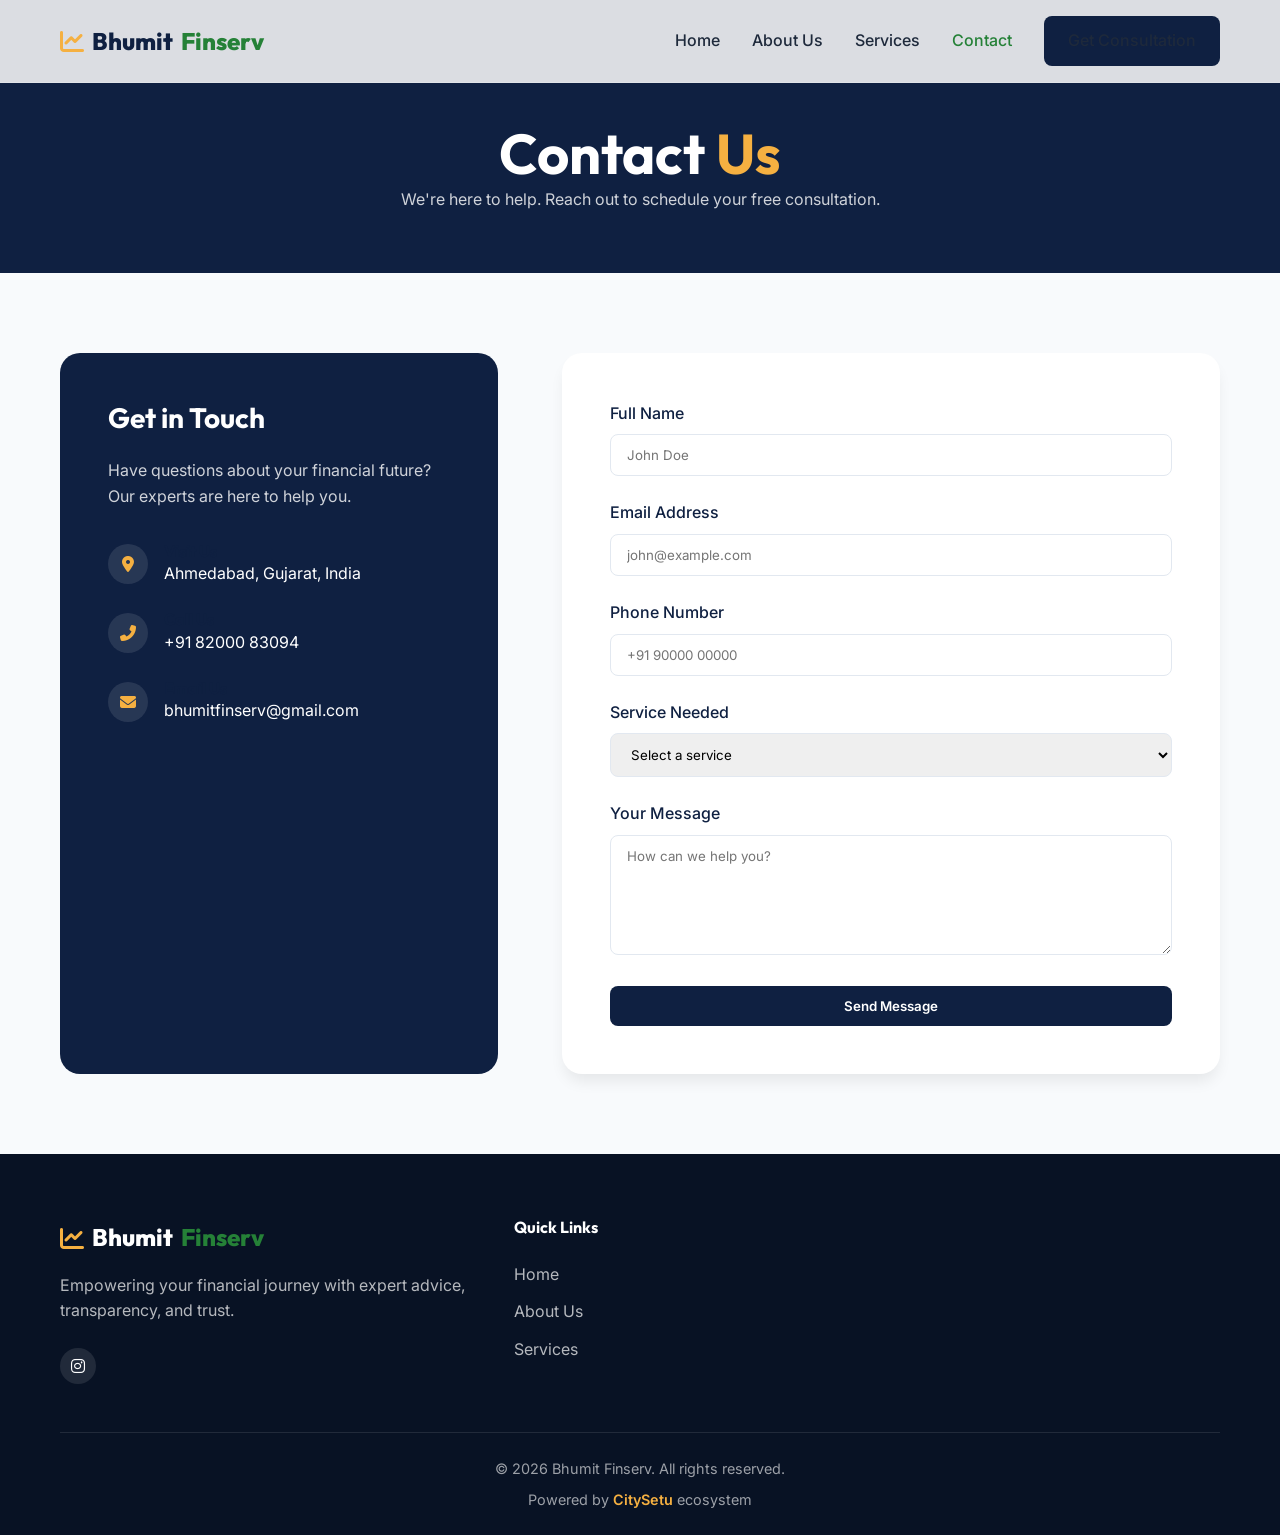
<file: pages/contact.html>
<!DOCTYPE html>
<html lang="en">
<head>
    <link rel="icon" type="image/jpeg" href="../assets/logo.jpg">


    <meta charset="UTF-8">
    <meta name="viewport" content="width=device-width, initial-scale=1.0">
    <title>Contact Us | Bhumit Finserv</title>
    <meta name="description" content="Contact Bhumit Finserv for expert financial planning, mutual funds, insurance, and ITR filing in Ahmedabad.">
    <link rel="canonical" href="https://bhumitfinserv.citysetu.in/pages/contact.html">

    <!-- Fonts & Icons -->
    <link href="https://fonts.googleapis.com/css2?family=Inter:wght@300;400;500;600;700&family=Outfit:wght@500;600;700;800&display=swap" rel="stylesheet">
    <link rel="stylesheet" href="https://cdnjs.cloudflare.com/ajax/libs/font-awesome/6.4.0/css/all.min.css">
    
    <!-- Custom CSS -->
    <link rel="stylesheet" href="../css/style.css">
</head>
<body>

    <!-- Navbar -->
    <nav class="navbar">
        <div class="container">
            <a href="../index.html" class="logo-text">
                <i class="fas fa-chart-line" style="color: var(--accent-gold);"></i>
                Bhumit<span>Finserv</span>
            </a>
            <ul class="nav-links">
                <li><a href="../index.html">Home</a></li>
                <li><a href="about.html">About Us</a></li>
                <li><a href="services.html">Services</a></li>
                <li><a href="contact.html" style="color: var(--accent-green);">Contact</a></li>
                <li><a href="../index.html#contact" class="btn btn-primary">Get Consultation</a></li>
            </ul>
            <button class="mobile-menu-btn">
                <i class="fas fa-bars"></i>
            </button>
        </div>
    </nav>

    <!-- Page Header -->
    <div class="hero" style="padding: 120px 0 60px; background: var(--primary-blue); color: white;">
        <div class="container text-center">
            <h1 style="color: white;">Contact <span style="color: var(--accent-gold);">Us</span></h1>
            <p style="color: rgba(255,255,255,0.8); max-width: 600px; margin: 0 auto;">We're here to help. Reach out to schedule your free consultation.</p>
        </div>
    </div>

    <!-- Contact Form Section from Index reused -->
    <section id="contact" class="bg-light">
        <div class="container">
            <div class="contact-grid">
                <div class="contact-info fade-in-up">
                    <h3>Get in Touch</h3>
                    <p>Have questions about your financial future? Our experts are here to help you.</p>
                    
                    <div class="info-item">
                        <div class="info-icon"><i class="fas fa-map-marker-alt"></i></div>
                        <div>
                            <h4>Visit Us</h4>
                            <span>Ahmedabad, Gujarat, India</span>
                        </div>
                    </div>
                    <div class="info-item">
                        <div class="info-icon"><i class="fas fa-phone-alt"></i></div>
                        <div>
                            <h4>Call Us</h4>
                            <span>+91 82000 83094</span>
                        </div>
                    </div>
                    <div class="info-item">
                        <div class="info-icon"><i class="fas fa-envelope"></i></div>
                        <div>
                            <h4>Email Us</h4>
                            <span>bhumitfinserv@gmail.com</span>
                        </div>
                    </div>
                </div>
                <div class="contact-form fade-in-up" style="transition-delay: 0.2s;">
                    <form id="contactForm">
                        <input type="hidden" name="access_key" value="2ee6f148-eda1-45ec-9033-e7c0c8c932f0">
                        <div class="form-group">
                            <label for="name">Full Name</label>
                            <input type="text" id="name" name="name" class="form-control" required placeholder="John Doe">
                        </div>
                        <div class="form-group">
                            <label for="email">Email Address</label>
                            <input type="email" id="email" name="email" class="form-control" required placeholder="john@example.com">
                        </div>
                        <div class="form-group">
                            <label for="phone">Phone Number</label>
                            <input type="tel" id="phone" name="phone" class="form-control" required placeholder="+91 90000 00000">
                        </div>
                        <div class="form-group">
                            <label for="service">Service Needed</label>
                            <select id="service" name="service" class="form-control" required>
                                <option value="" disabled selected>Select a service</option>
                                <option value="Mutual Funds">Mutual Funds</option>
                                <option value="Health Insurance">Health Insurance</option>
                                <option value="Term Insurance">Term Insurance</option>
                                <option value="ITR Filing">ITR Filing</option>
                                <option value="Other">Other</option>
                            </select>
                        </div>
                        <div class="form-group">
                            <label for="message">Your Message</label>
                            <textarea id="message" name="message" class="form-control" required placeholder="How can we help you?"></textarea>
                        </div>
                        <button type="submit" class="btn btn-primary" style="width: 100%;">Send Message</button>
                    </form>
                </div>
            </div>
        </div>
    </section>

    <!-- Footer -->
    <footer>
        <div class="container">
            <div class="footer-grid">
                <div class="footer-about">
                    <a href="../index.html" class="logo-text" style="color: var(--bg-white);">
                        <i class="fas fa-chart-line" style="color: var(--accent-gold);"></i>
                        Bhumit<span>Finserv</span>
                    </a>
                    <p>Empowering your financial journey with expert advice, transparency, and trust.</p>
                    <div class="footer-social">
                        <a href="https://www.instagram.com/bhumitfinserv.in/" target="_blank" aria-label="Follow on Instagram"><i class="fab fa-instagram"></i></a>
                    </div>
                </div>
                <div class="footer-links">
                    <h4>Quick Links</h4>
                    <ul>
                        <li><a href="../index.html">Home</a></li>
                        <li><a href="about.html">About Us</a></li>
                        <li><a href="services.html">Services</a></li>
                    </ul>
                </div>
            </div>
            <div class="footer-bottom">
                <p>&copy; 2026 Bhumit Finserv. All rights reserved.</p>
                <p>Powered by <a href="https://citysetu.in" target="_blank" class="powered-by">CitySetu</a> ecosystem</p>
            </div>
        </div>
    </footer>

    <script src="../js/main.js"></script>
</body>
</html>
</file>
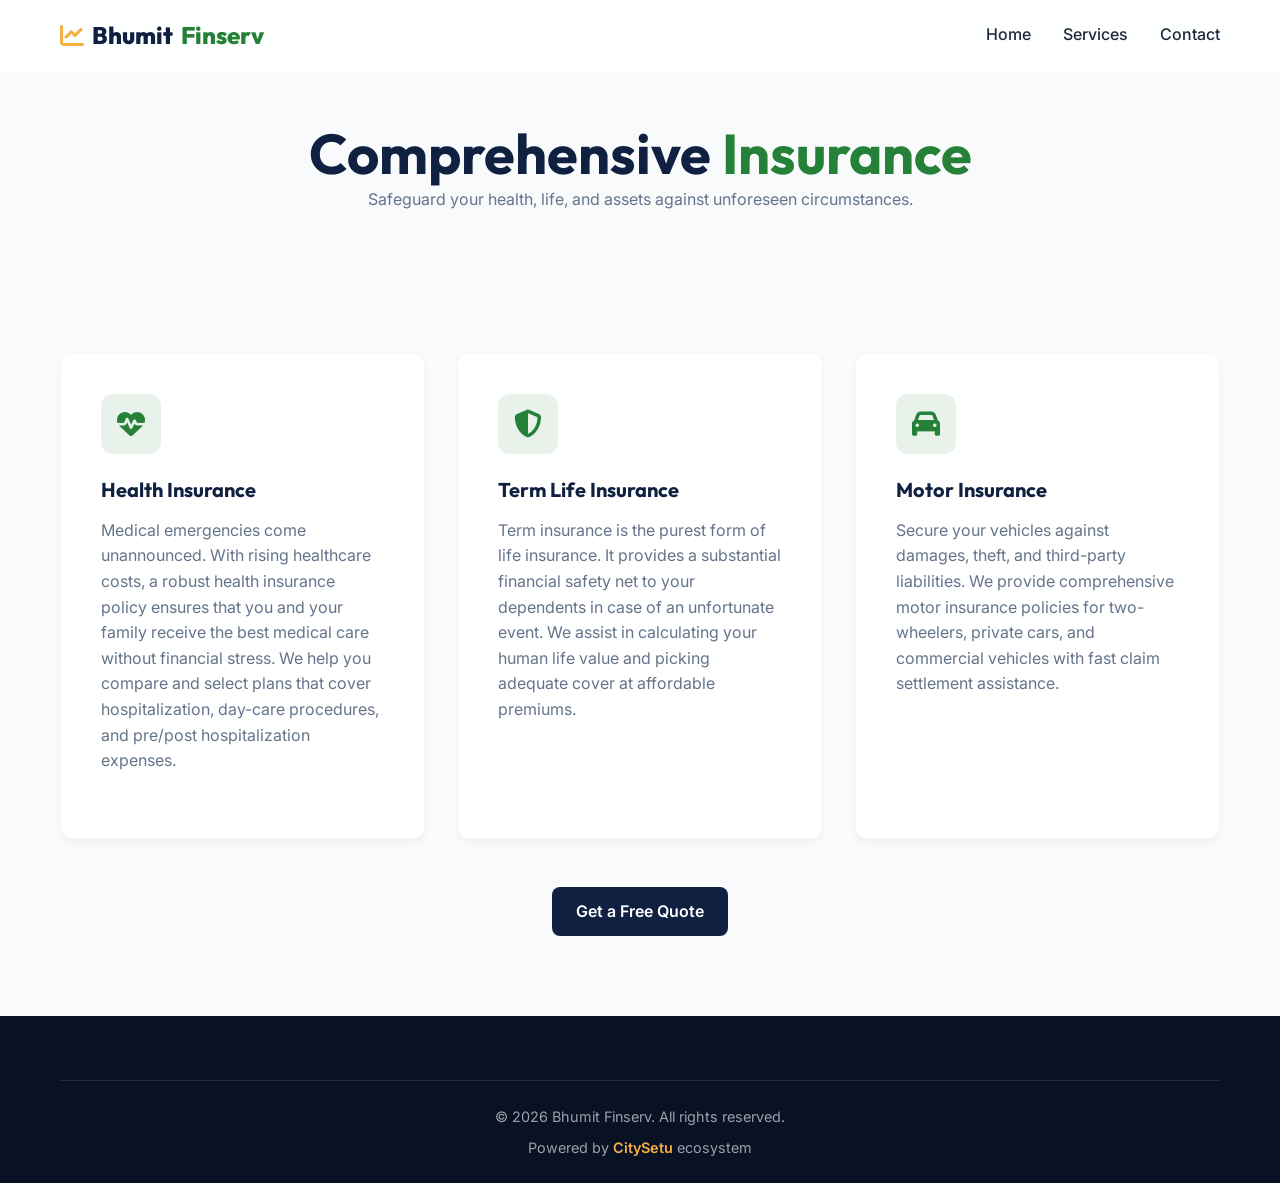
<file: pages/insurance.html>
<!DOCTYPE html>
<html lang="en">
<head>
    <link rel="icon" type="image/jpeg" href="../assets/logo.jpg">


    <meta charset="UTF-8">
    <meta name="viewport" content="width=device-width, initial-scale=1.0">
    <title>Insurance Services | Bhumit Finserv</title>
    <meta name="description" content="Comprehensive Health, Term, and Motor Insurance services by Bhumit Finserv. Protect your family and assets.">
    <link rel="canonical" href="https://bhumitfinserv.citysetu.in/pages/insurance.html">

    <link href="https://fonts.googleapis.com/css2?family=Inter:wght@300;400;500;600;700&family=Outfit:wght@500;600;700;800&display=swap" rel="stylesheet">
    <link rel="stylesheet" href="https://cdnjs.cloudflare.com/ajax/libs/font-awesome/6.4.0/css/all.min.css">
    <link rel="stylesheet" href="../css/style.css">
</head>
<body>

    <nav class="navbar">
        <div class="container">
            <a href="../index.html" class="logo-text">
                <i class="fas fa-chart-line" style="color: var(--accent-gold);"></i>
                Bhumit<span>Finserv</span>
            </a>
            <ul class="nav-links">
                <li><a href="../index.html">Home</a></li>
                <li><a href="services.html">Services</a></li>
                <li><a href="contact.html">Contact</a></li>
            </ul>
            <button class="mobile-menu-btn"><i class="fas fa-bars"></i></button>
        </div>
    </nav>

    <div class="hero" style="padding: 120px 0 60px; background: var(--bg-light);">
        <div class="container text-center">
            <h1>Comprehensive <span style="color: var(--accent-green);">Insurance</span></h1>
            <p style="color: var(--text-muted); max-width: 600px; margin: 0 auto;">Safeguard your health, life, and assets against unforeseen circumstances.</p>
        </div>
    </div>

    <section>
        <div class="container">
            <div class="grid">
                <div class="service-card">
                    <div class="service-icon"><i class="fas fa-heartbeat"></i></div>
                    <h3>Health Insurance</h3>
                    <p>Medical emergencies come unannounced. With rising healthcare costs, a robust health insurance policy ensures that you and your family receive the best medical care without financial stress. We help you compare and select plans that cover hospitalization, day-care procedures, and pre/post hospitalization expenses.</p>
                </div>
                <div class="service-card">
                    <div class="service-icon"><i class="fas fa-shield-alt"></i></div>
                    <h3>Term Life Insurance</h3>
                    <p>Term insurance is the purest form of life insurance. It provides a substantial financial safety net to your dependents in case of an unfortunate event. We assist in calculating your human life value and picking adequate cover at affordable premiums.</p>
                </div>
                <div class="service-card">
                    <div class="service-icon"><i class="fas fa-car"></i></div>
                    <h3>Motor Insurance</h3>
                    <p>Secure your vehicles against damages, theft, and third-party liabilities. We provide comprehensive motor insurance policies for two-wheelers, private cars, and commercial vehicles with fast claim settlement assistance.</p>
                </div>
            </div>
            <div class="text-center" style="margin-top: 3rem;">
                <a href="contact.html" class="btn btn-primary">Get a Free Quote</a>
            </div>
        </div>
    </section>

    <footer>
        <div class="container">
            <div class="footer-bottom">
                <p>&copy; 2026 Bhumit Finserv. All rights reserved.</p>
                <p>Powered by <a href="https://citysetu.in" target="_blank" class="powered-by">CitySetu</a> ecosystem</p>
            </div>
        </div>
    </footer>

    <script src="../js/main.js"></script>
</body>
</html>
</file>
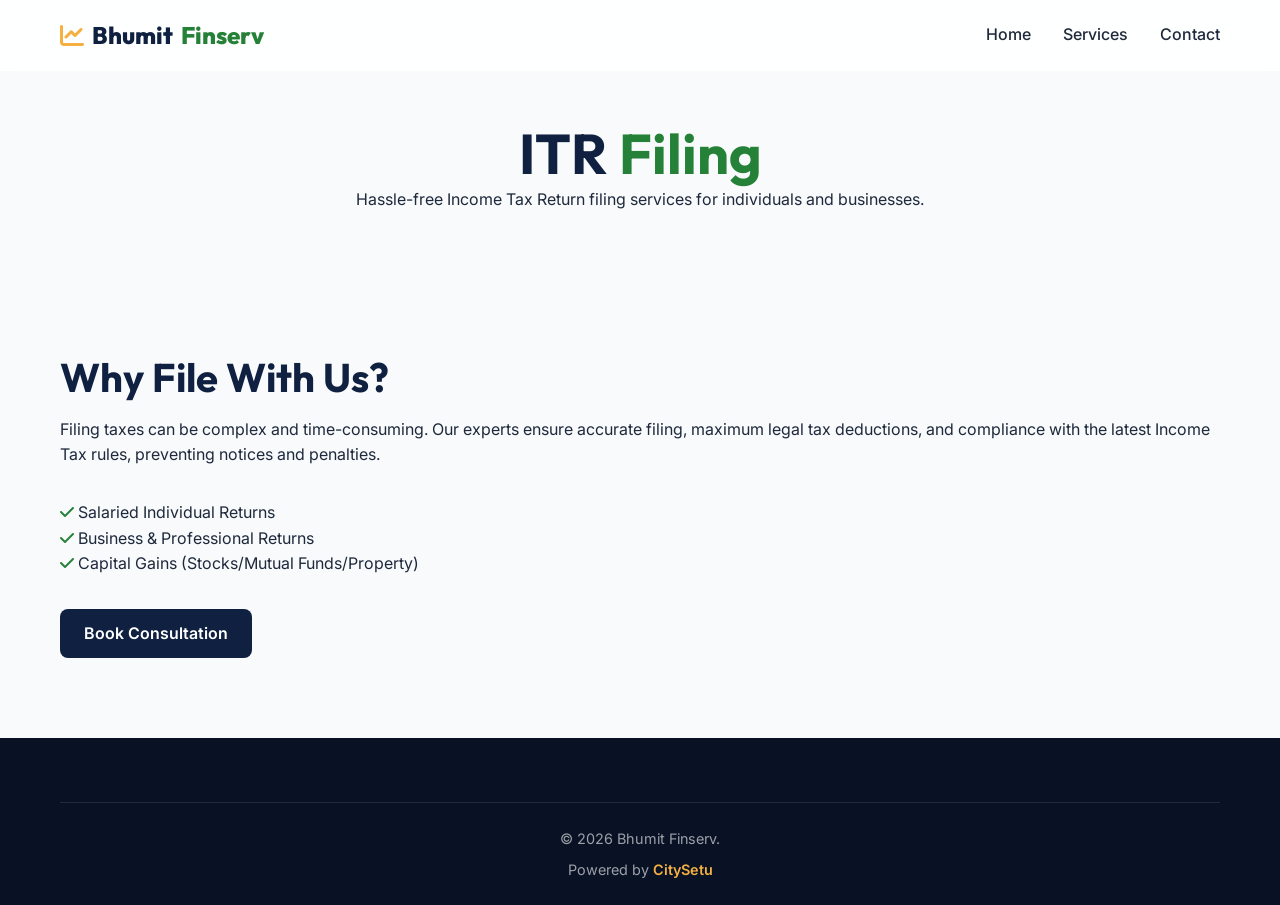
<file: pages/itr-filing.html>
<!DOCTYPE html>
<html lang="en">
<head>
    <link rel="icon" type="image/jpeg" href="../assets/logo.jpg">


    <meta charset="UTF-8">
    <meta name="viewport" content="width=device-width, initial-scale=1.0">
    <title>ITR Filing Services Ahmedabad | Bhumit Finserv</title>
    <meta name="description" content="Hassle-free Income Tax Return filing services for salaried individuals, professionals, and businesses in Ahmedabad. Expert ITR filing by Bhumit Finserv.">
    <link rel="canonical" href="https://bhumitfinserv.citysetu.in/pages/itr-filing.html">
    <link href="https://fonts.googleapis.com/css2?family=Inter:wght@300;400;500;600;700&family=Outfit:wght@500;600;700;800&display=swap" rel="stylesheet">
    <link rel="stylesheet" href="https://cdnjs.cloudflare.com/ajax/libs/font-awesome/6.4.0/css/all.min.css">
    <link rel="stylesheet" href="../css/style.css">
</head>
<body>
    <nav class="navbar"><div class="container"><a href="../index.html" class="logo-text"><i class="fas fa-chart-line" style="color: var(--accent-gold);"></i>Bhumit<span>Finserv</span></a><ul class="nav-links"><li><a href="../index.html">Home</a></li><li><a href="services.html">Services</a></li><li><a href="contact.html">Contact</a></li></ul></div></nav>
    <div class="hero" style="padding: 120px 0 60px; background: var(--bg-light);"><div class="container text-center"><h1>ITR <span style="color: var(--accent-green);">Filing</span></h1><p>Hassle-free Income Tax Return filing services for individuals and businesses.</p></div></div>
    <section><div class="container"><div class="grid"><div><h2>Why File With Us?</h2><p class="mb-2">Filing taxes can be complex and time-consuming. Our experts ensure accurate filing, maximum legal tax deductions, and compliance with the latest Income Tax rules, preventing notices and penalties.</p><ul class="mb-2"><li><i class="fas fa-check" style="color: var(--accent-green);"></i> Salaried Individual Returns</li><li><i class="fas fa-check" style="color: var(--accent-green);"></i> Business & Professional Returns</li><li><i class="fas fa-check" style="color: var(--accent-green);"></i> Capital Gains (Stocks/Mutual Funds/Property)</li></ul><a href="contact.html" class="btn btn-primary">Book Consultation</a></div></div></div></section>
    <footer><div class="container"><div class="footer-bottom"><p>&copy; 2026 Bhumit Finserv.</p><p>Powered by <a href="https://citysetu.in" target="_blank" class="powered-by">CitySetu</a></p></div></div></footer>
    <script src="../js/main.js"></script>
</body>
</html>
</file>
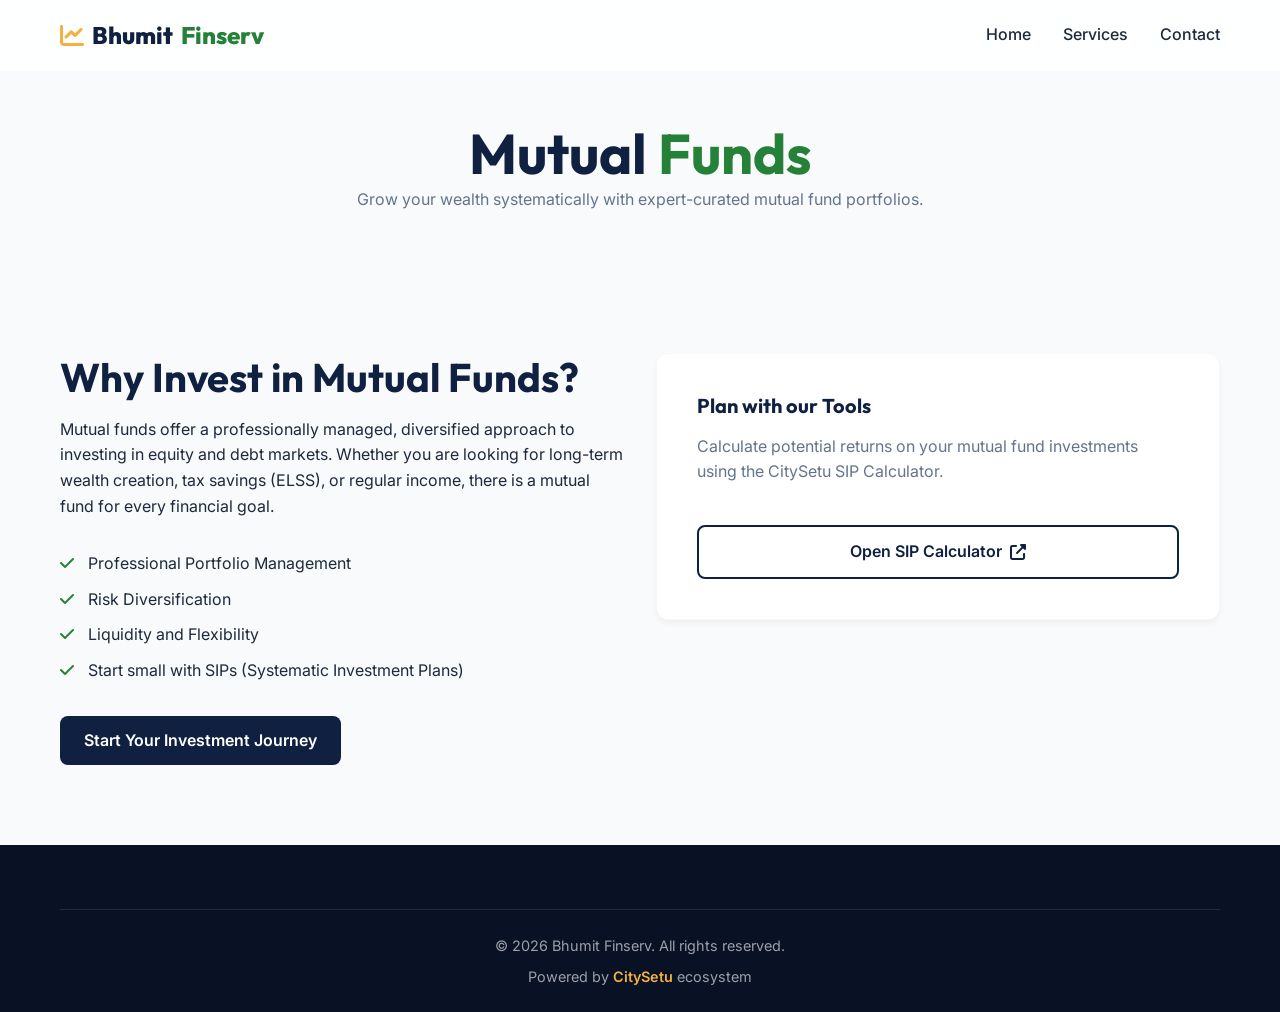
<file: pages/mutual-funds.html>
<!DOCTYPE html>
<html lang="en">
<head>
    <link rel="icon" type="image/jpeg" href="../assets/logo.jpg">


    <meta charset="UTF-8">
    <meta name="viewport" content="width=device-width, initial-scale=1.0">
    <title>Mutual Funds | Bhumit Finserv</title>
    <meta name="description" content="Expert Mutual Fund advisory services in Ahmedabad. Invest smartly with SIP and lump sum strategies through Bhumit Finserv.">
    <link rel="canonical" href="https://bhumitfinserv.citysetu.in/pages/mutual-funds.html">

    <link href="https://fonts.googleapis.com/css2?family=Inter:wght@300;400;500;600;700&family=Outfit:wght@500;600;700;800&display=swap" rel="stylesheet">
    <link rel="stylesheet" href="https://cdnjs.cloudflare.com/ajax/libs/font-awesome/6.4.0/css/all.min.css">
    <link rel="stylesheet" href="../css/style.css">
</head>
<body>

    <nav class="navbar">
        <div class="container">
            <a href="../index.html" class="logo-text">
                <i class="fas fa-chart-line" style="color: var(--accent-gold);"></i>
                Bhumit<span>Finserv</span>
            </a>
            <ul class="nav-links">
                <li><a href="../index.html">Home</a></li>
                <li><a href="services.html">Services</a></li>
                <li><a href="contact.html">Contact</a></li>
            </ul>
            <button class="mobile-menu-btn"><i class="fas fa-bars"></i></button>
        </div>
    </nav>

    <div class="hero" style="padding: 120px 0 60px; background: var(--bg-light);">
        <div class="container text-center">
            <h1>Mutual <span style="color: var(--accent-green);">Funds</span></h1>
            <p style="color: var(--text-muted); max-width: 600px; margin: 0 auto;">Grow your wealth systematically with expert-curated mutual fund portfolios.</p>
        </div>
    </div>

    <section>
        <div class="container">
            <div class="grid">
                <div>
                    <h2>Why Invest in Mutual Funds?</h2>
                    <p class="mb-2">Mutual funds offer a professionally managed, diversified approach to investing in equity and debt markets. Whether you are looking for long-term wealth creation, tax savings (ELSS), or regular income, there is a mutual fund for every financial goal.</p>
                    
                    <ul class="mb-2" style="list-style: none; padding: 0;">
                        <li style="margin-bottom: 10px;"><i class="fas fa-check" style="color: var(--accent-green); margin-right: 10px;"></i> Professional Portfolio Management</li>
                        <li style="margin-bottom: 10px;"><i class="fas fa-check" style="color: var(--accent-green); margin-right: 10px;"></i> Risk Diversification</li>
                        <li style="margin-bottom: 10px;"><i class="fas fa-check" style="color: var(--accent-green); margin-right: 10px;"></i> Liquidity and Flexibility</li>
                        <li style="margin-bottom: 10px;"><i class="fas fa-check" style="color: var(--accent-green); margin-right: 10px;"></i> Start small with SIPs (Systematic Investment Plans)</li>
                    </ul>

                    <a href="contact.html" class="btn btn-primary">Start Your Investment Journey</a>
                </div>
                <div>
                    <div class="service-card">
                        <h3>Plan with our Tools</h3>
                        <p>Calculate potential returns on your mutual fund investments using the CitySetu SIP Calculator.</p>
                        <a href="https://citysetu.in/sip-calculator.html" target="_blank" class="btn btn-outline" style="width: 100%; margin-top: 1rem;">Open SIP Calculator <i class="fas fa-external-link-alt" style="margin-left: 8px;"></i></a>
                    </div>
                </div>
            </div>
        </div>
    </section>

    <!-- Footer simplified for artifact -->
    <footer>
        <div class="container">
            <div class="footer-bottom">
                <p>&copy; 2026 Bhumit Finserv. All rights reserved.</p>
                <p>Powered by <a href="https://citysetu.in" target="_blank" class="powered-by">CitySetu</a> ecosystem</p>
            </div>
        </div>
    </footer>

    <script src="../js/main.js"></script>
</body>
</html>
</file>
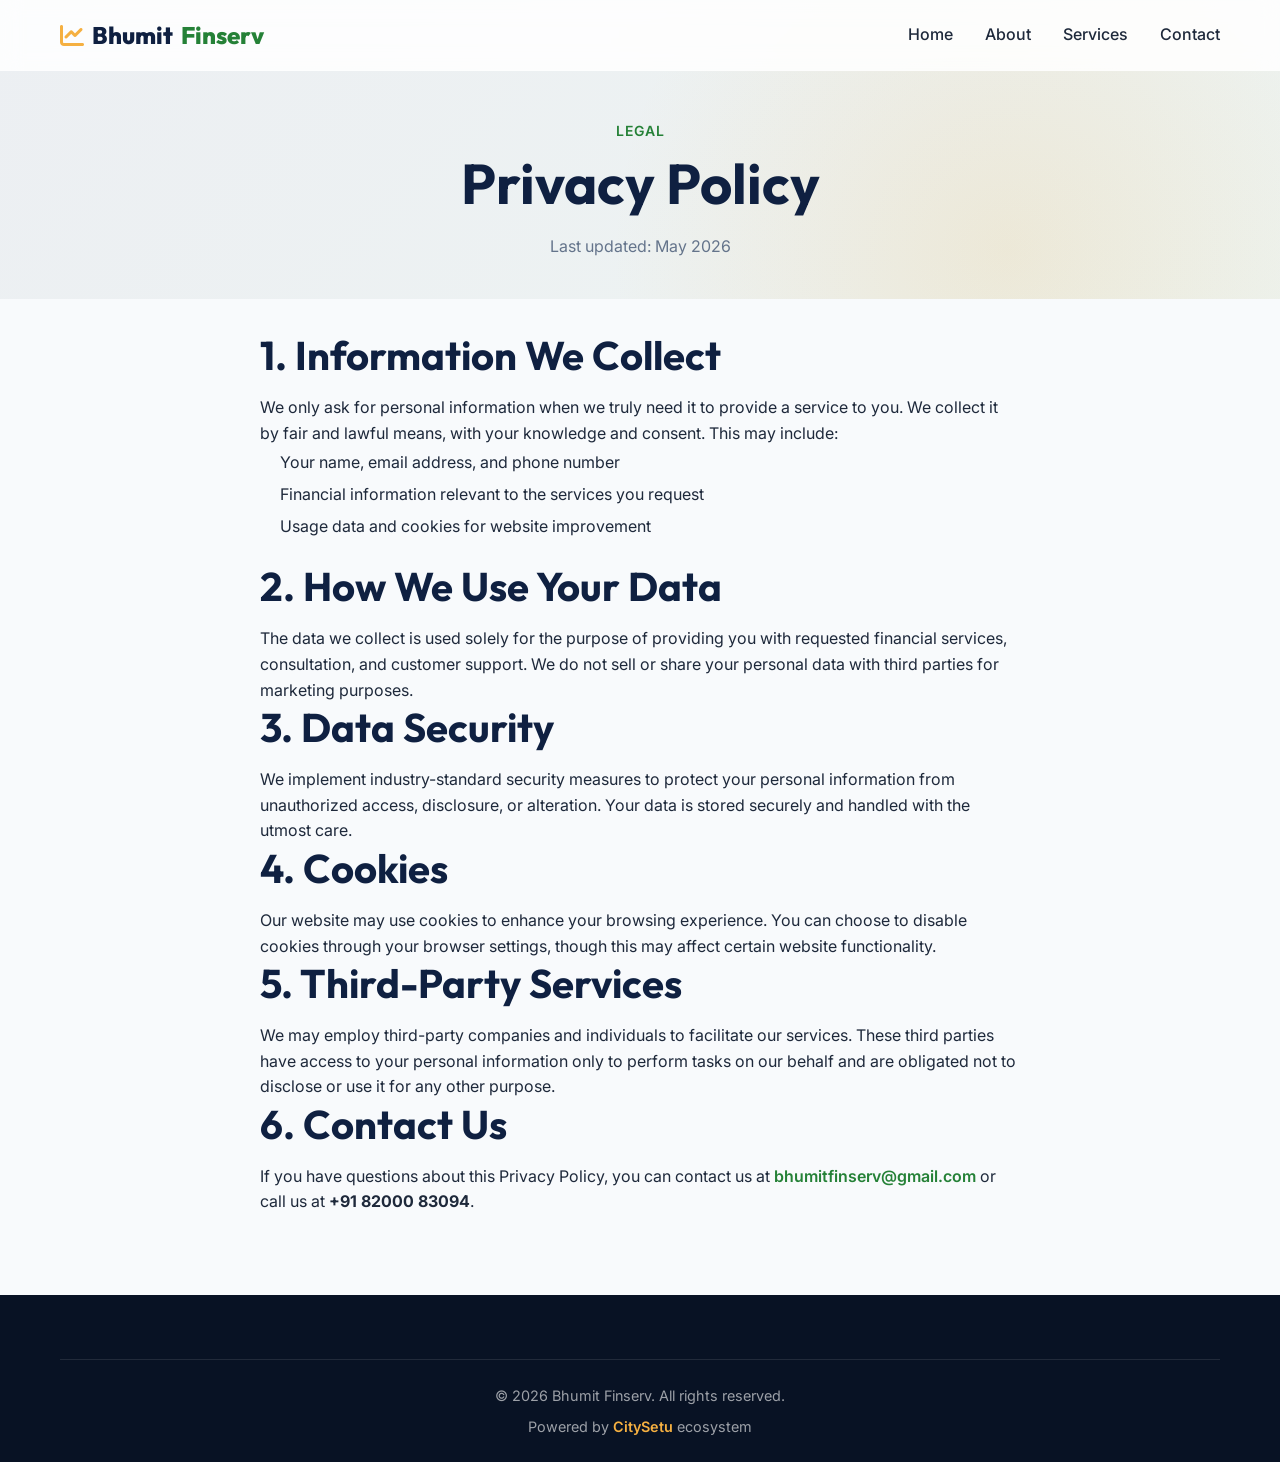
<file: pages/privacy-policy.html>
<!DOCTYPE html>
<html lang="en">
<head>
    <link rel="icon" type="image/jpeg" href="../assets/logo.jpg">
    <meta charset="UTF-8">
    <meta name="viewport" content="width=device-width, initial-scale=1.0">
    <title>Privacy Policy | Bhumit Finserv - Your Data Security</title>
    <meta name="description" content="Read Bhumit Finserv's privacy policy. Learn how we collect, use, and protect your personal information when using our financial services.">
    <link rel="canonical" href="https://bhumitfinserv.citysetu.in/pages/privacy-policy.html">
    <meta property="og:title" content="Privacy Policy | Bhumit Finserv">
    <meta property="og:description" content="How Bhumit Finserv collects, uses, and protects your personal information.">
    <meta property="og:url" content="https://bhumitfinserv.citysetu.in/pages/privacy-policy.html">
    <meta property="og:type" content="website">
    <link rel="preconnect" href="https://fonts.googleapis.com">
    <link rel="preconnect" href="https://fonts.gstatic.com" crossorigin>
    <link href="https://fonts.googleapis.com/css2?family=Inter:wght@300;400;500;600;700&family=Outfit:wght@500;600;700;800&display=swap" rel="stylesheet">
    <link rel="stylesheet" href="https://cdnjs.cloudflare.com/ajax/libs/font-awesome/6.4.0/css/all.min.css">
    <link rel="stylesheet" href="../css/style.css">
</head>
<body>
    <nav class="navbar">
        <div class="container">
            <a href="../index.html" class="logo-text">
                <i class="fas fa-chart-line" style="color: var(--accent-gold);"></i>
                Bhumit<span>Finserv</span>
            </a>
            <ul class="nav-links">
                <li><a href="../index.html">Home</a></li>
                <li><a href="about.html">About</a></li>
                <li><a href="services.html">Services</a></li>
                <li><a href="contact.html">Contact</a></li>
            </ul>
            <button class="mobile-menu-btn" aria-label="Toggle menu">
                <i class="fas fa-bars"></i>
            </button>
        </div>
    </nav>

    <div class="hero" style="padding: 120px 0 40px;">
        <div class="container text-center">
            <span class="section-subtitle">Legal</span>
            <h1>Privacy Policy</h1>
            <p style="color: var(--text-muted); max-width: 600px; margin: 1rem auto 0;">Last updated: May 2026</p>
        </div>
    </div>

    <section style="padding: 2rem 0 5rem;">
        <div class="container" style="max-width: 800px;">
            <h2>1. Information We Collect</h2>
            <p>We only ask for personal information when we truly need it to provide a service to you. We collect it by fair and lawful means, with your knowledge and consent. This may include:</p>
            <ul style="margin-left: 20px; margin-bottom: 20px; line-height: 2;">
                <li>Your name, email address, and phone number</li>
                <li>Financial information relevant to the services you request</li>
                <li>Usage data and cookies for website improvement</li>
            </ul>

            <h2>2. How We Use Your Data</h2>
            <p>The data we collect is used solely for the purpose of providing you with requested financial services, consultation, and customer support. We do not sell or share your personal data with third parties for marketing purposes.</p>

            <h2>3. Data Security</h2>
            <p>We implement industry-standard security measures to protect your personal information from unauthorized access, disclosure, or alteration. Your data is stored securely and handled with the utmost care.</p>

            <h2>4. Cookies</h2>
            <p>Our website may use cookies to enhance your browsing experience. You can choose to disable cookies through your browser settings, though this may affect certain website functionality.</p>

            <h2>5. Third-Party Services</h2>
            <p>We may employ third-party companies and individuals to facilitate our services. These third parties have access to your personal information only to perform tasks on our behalf and are obligated not to disclose or use it for any other purpose.</p>

            <h2>6. Contact Us</h2>
            <p>If you have questions about this Privacy Policy, you can contact us at <a href="mailto:bhumitfinserv@gmail.com" style="color: var(--accent-green); font-weight: 600;">bhumitfinserv@gmail.com</a> or call us at <strong>+91 82000 83094</strong>.</p>
        </div>
    </section>

    <footer>
        <div class="container">
            <div class="footer-bottom">
                <p>&copy; 2026 Bhumit Finserv. All rights reserved.</p>
                <p>Powered by <a href="https://citysetu.in" target="_blank" class="powered-by">CitySetu</a> ecosystem</p>
            </div>
        </div>
    </footer>

    <script src="../js/main.js"></script>
</body>
</html>
</file>
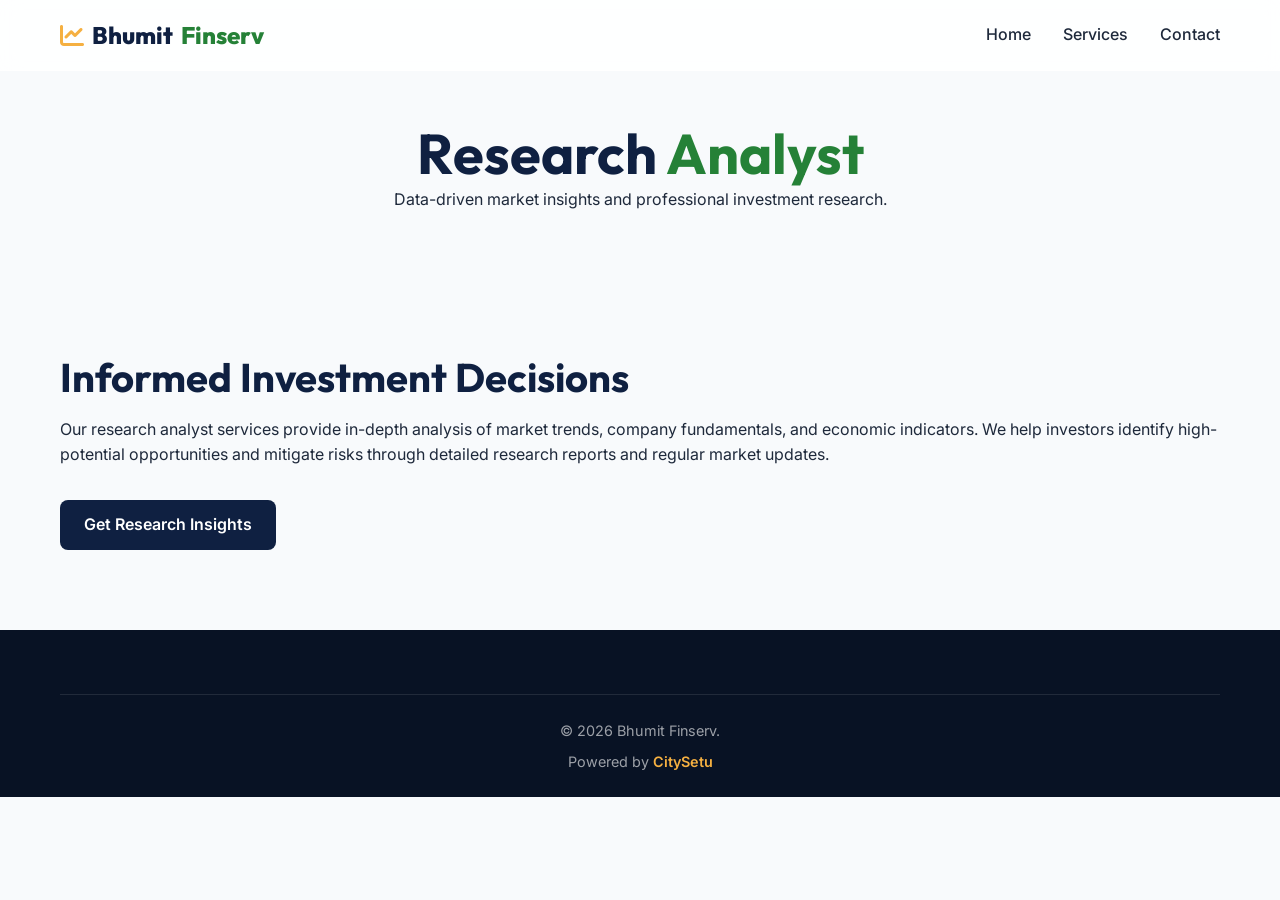
<file: pages/research-analyst.html>
<!DOCTYPE html>
<html lang="en">
<head>
    <link rel="icon" type="image/jpeg" href="../assets/logo.jpg">


    <meta charset="UTF-8">
    <meta name="viewport" content="width=device-width, initial-scale=1.0">
    <title>Research Analyst Services | Bhumit Finserv</title>
    <meta name="description" content="Professional market research and investment analysis services. Get data-driven insights for informed financial decisions with Bhumit Finserv.">
    <link rel="canonical" href="https://bhumitfinserv.citysetu.in/pages/research-analyst.html">
    <link href="https://fonts.googleapis.com/css2?family=Inter:wght@300;400;500;600;700&family=Outfit:wght@500;600;700;800&display=swap" rel="stylesheet">
    <link rel="stylesheet" href="https://cdnjs.cloudflare.com/ajax/libs/font-awesome/6.4.0/css/all.min.css">
    <link rel="stylesheet" href="../css/style.css">
</head>
<body>
    <nav class="navbar"><div class="container"><a href="../index.html" class="logo-text"><i class="fas fa-chart-line" style="color: var(--accent-gold);"></i>Bhumit<span>Finserv</span></a><ul class="nav-links"><li><a href="../index.html">Home</a></li><li><a href="services.html">Services</a></li><li><a href="contact.html">Contact</a></li></ul></div></nav>
    <div class="hero" style="padding: 120px 0 60px; background: var(--bg-light);"><div class="container text-center"><h1>Research <span style="color: var(--accent-green);">Analyst</span></h1><p>Data-driven market insights and professional investment research.</p></div></div>
    <section><div class="container"><div class="grid"><div><h2>Informed Investment Decisions</h2><p class="mb-2">Our research analyst services provide in-depth analysis of market trends, company fundamentals, and economic indicators. We help investors identify high-potential opportunities and mitigate risks through detailed research reports and regular market updates.</p><a href="contact.html" class="btn btn-primary">Get Research Insights</a></div></div></div></section>
    <footer><div class="container"><div class="footer-bottom"><p>&copy; 2026 Bhumit Finserv.</p><p>Powered by <a href="https://citysetu.in" target="_blank" class="powered-by">CitySetu</a></p></div></div></footer>
    <script src="../js/main.js"></script>
</body>
</html>
</file>
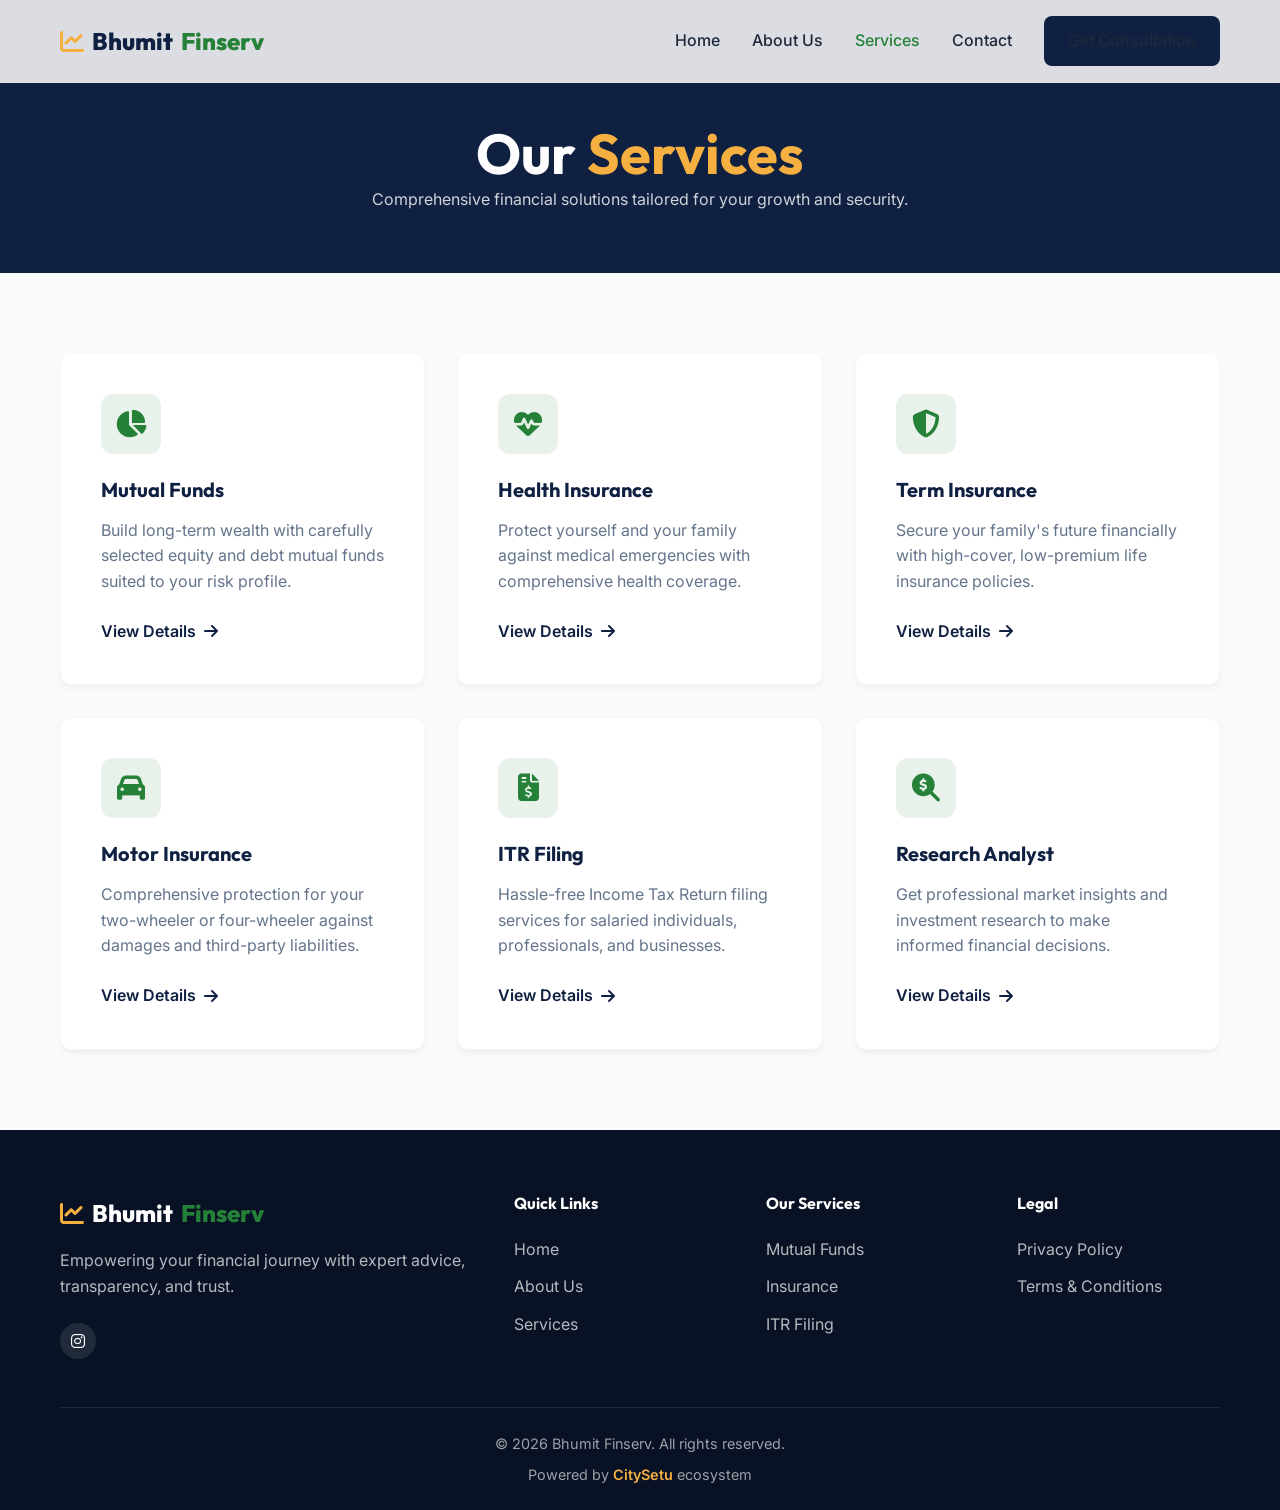
<file: pages/services.html>
<!DOCTYPE html>
<html lang="en">
<head>
    <link rel="icon" type="image/jpeg" href="../assets/logo.jpg">


    <meta charset="UTF-8">
    <meta name="viewport" content="width=device-width, initial-scale=1.0">
    <title>Our Services | Bhumit Finserv</title>
    <meta name="description" content="Explore Bhumit Finserv's comprehensive financial services including Mutual Funds, Insurance, ITR filing, and Research Analysis.">
    <link rel="canonical" href="https://bhumitfinserv.citysetu.in/pages/services.html">

    <!-- Fonts & Icons -->
    <link href="https://fonts.googleapis.com/css2?family=Inter:wght@300;400;500;600;700&family=Outfit:wght@500;600;700;800&display=swap" rel="stylesheet">
    <link rel="stylesheet" href="https://cdnjs.cloudflare.com/ajax/libs/font-awesome/6.4.0/css/all.min.css">
    
    <!-- Custom CSS -->
    <link rel="stylesheet" href="../css/style.css">
</head>
<body>

    <!-- Navbar -->
    <nav class="navbar">
        <div class="container">
            <a href="../index.html" class="logo-text">
                <i class="fas fa-chart-line" style="color: var(--accent-gold);"></i>
                Bhumit<span>Finserv</span>
            </a>
            <ul class="nav-links">
                <li><a href="../index.html">Home</a></li>
                <li><a href="about.html">About Us</a></li>
                <li><a href="services.html" style="color: var(--accent-green);">Services</a></li>
                <li><a href="contact.html">Contact</a></li>
                <li><a href="../index.html#contact" class="btn btn-primary">Get Consultation</a></li>
            </ul>
            <button class="mobile-menu-btn">
                <i class="fas fa-bars"></i>
            </button>
        </div>
    </nav>

    <!-- Page Header -->
    <div class="hero" style="padding: 120px 0 60px; background: var(--primary-blue); color: white;">
        <div class="container text-center">
            <h1 style="color: white;">Our <span style="color: var(--accent-gold);">Services</span></h1>
            <p style="color: rgba(255,255,255,0.8); max-width: 600px; margin: 0 auto;">Comprehensive financial solutions tailored for your growth and security.</p>
        </div>
    </div>

    <!-- Services Grid -->
    <section>
        <div class="container">
            <div class="grid">
                <div class="service-card fade-in-up">
                    <div class="service-icon"><i class="fas fa-chart-pie"></i></div>
                    <h3>Mutual Funds</h3>
                    <p>Build long-term wealth with carefully selected equity and debt mutual funds suited to your risk profile.</p>
                    <a href="mutual-funds.html" class="service-link">View Details <i class="fas fa-arrow-right"></i></a>
                </div>
                <div class="service-card fade-in-up" style="transition-delay: 0.1s;">
                    <div class="service-icon"><i class="fas fa-heartbeat"></i></div>
                    <h3>Health Insurance</h3>
                    <p>Protect yourself and your family against medical emergencies with comprehensive health coverage.</p>
                    <a href="insurance.html" class="service-link">View Details <i class="fas fa-arrow-right"></i></a>
                </div>
                <div class="service-card fade-in-up" style="transition-delay: 0.2s;">
                    <div class="service-icon"><i class="fas fa-shield-alt"></i></div>
                    <h3>Term Insurance</h3>
                    <p>Secure your family's future financially with high-cover, low-premium life insurance policies.</p>
                    <a href="insurance.html" class="service-link">View Details <i class="fas fa-arrow-right"></i></a>
                </div>
                <div class="service-card fade-in-up">
                    <div class="service-icon"><i class="fas fa-car"></i></div>
                    <h3>Motor Insurance</h3>
                    <p>Comprehensive protection for your two-wheeler or four-wheeler against damages and third-party liabilities.</p>
                    <a href="insurance.html" class="service-link">View Details <i class="fas fa-arrow-right"></i></a>
                </div>
                <div class="service-card fade-in-up" style="transition-delay: 0.1s;">
                    <div class="service-icon"><i class="fas fa-file-invoice-dollar"></i></div>
                    <h3>ITR Filing</h3>
                    <p>Hassle-free Income Tax Return filing services for salaried individuals, professionals, and businesses.</p>
                    <a href="itr-filing.html" class="service-link">View Details <i class="fas fa-arrow-right"></i></a>
                </div>
                <div class="service-card fade-in-up" style="transition-delay: 0.2s;">
                    <div class="service-icon"><i class="fas fa-search-dollar"></i></div>
                    <h3>Research Analyst</h3>
                    <p>Get professional market insights and investment research to make informed financial decisions.</p>
                    <a href="research-analyst.html" class="service-link">View Details <i class="fas fa-arrow-right"></i></a>
                </div>
            </div>
        </div>
    </section>

    <!-- Footer -->
    <footer>
        <div class="container">
            <div class="footer-grid">
                <div class="footer-about">
                    <a href="../index.html" class="logo-text" style="color: var(--bg-white);">
                        <i class="fas fa-chart-line" style="color: var(--accent-gold);"></i>
                        Bhumit<span>Finserv</span>
                    </a>
                    <p>Empowering your financial journey with expert advice, transparency, and trust.</p>
                    <div class="footer-social">
                        <a href="https://www.instagram.com/bhumitfinserv.in/" target="_blank" aria-label="Follow on Instagram"><i class="fab fa-instagram"></i></a>
                    </div>
                </div>
                <div class="footer-links">
                    <h4>Quick Links</h4>
                    <ul>
                        <li><a href="../index.html">Home</a></li>
                        <li><a href="about.html">About Us</a></li>
                        <li><a href="services.html">Services</a></li>
                    </ul>
                </div>
                <div class="footer-links">
                    <h4>Our Services</h4>
                    <ul>
                        <li><a href="mutual-funds.html">Mutual Funds</a></li>
                        <li><a href="insurance.html">Insurance</a></li>
                        <li><a href="itr-filing.html">ITR Filing</a></li>
                    </ul>
                </div>
                <div class="footer-links">
                    <h4>Legal</h4>
                    <ul>
                        <li><a href="privacy-policy.html">Privacy Policy</a></li>
                        <li><a href="terms-conditions.html">Terms & Conditions</a></li>
                    </ul>
                </div>
            </div>
            <div class="footer-bottom">
                <p>&copy; 2026 Bhumit Finserv. All rights reserved.</p>
                <p>Powered by <a href="https://citysetu.in" target="_blank" class="powered-by">CitySetu</a> ecosystem</p>
            </div>
        </div>
    </footer>

    <script src="../js/main.js"></script>
</body>
</html>
</file>
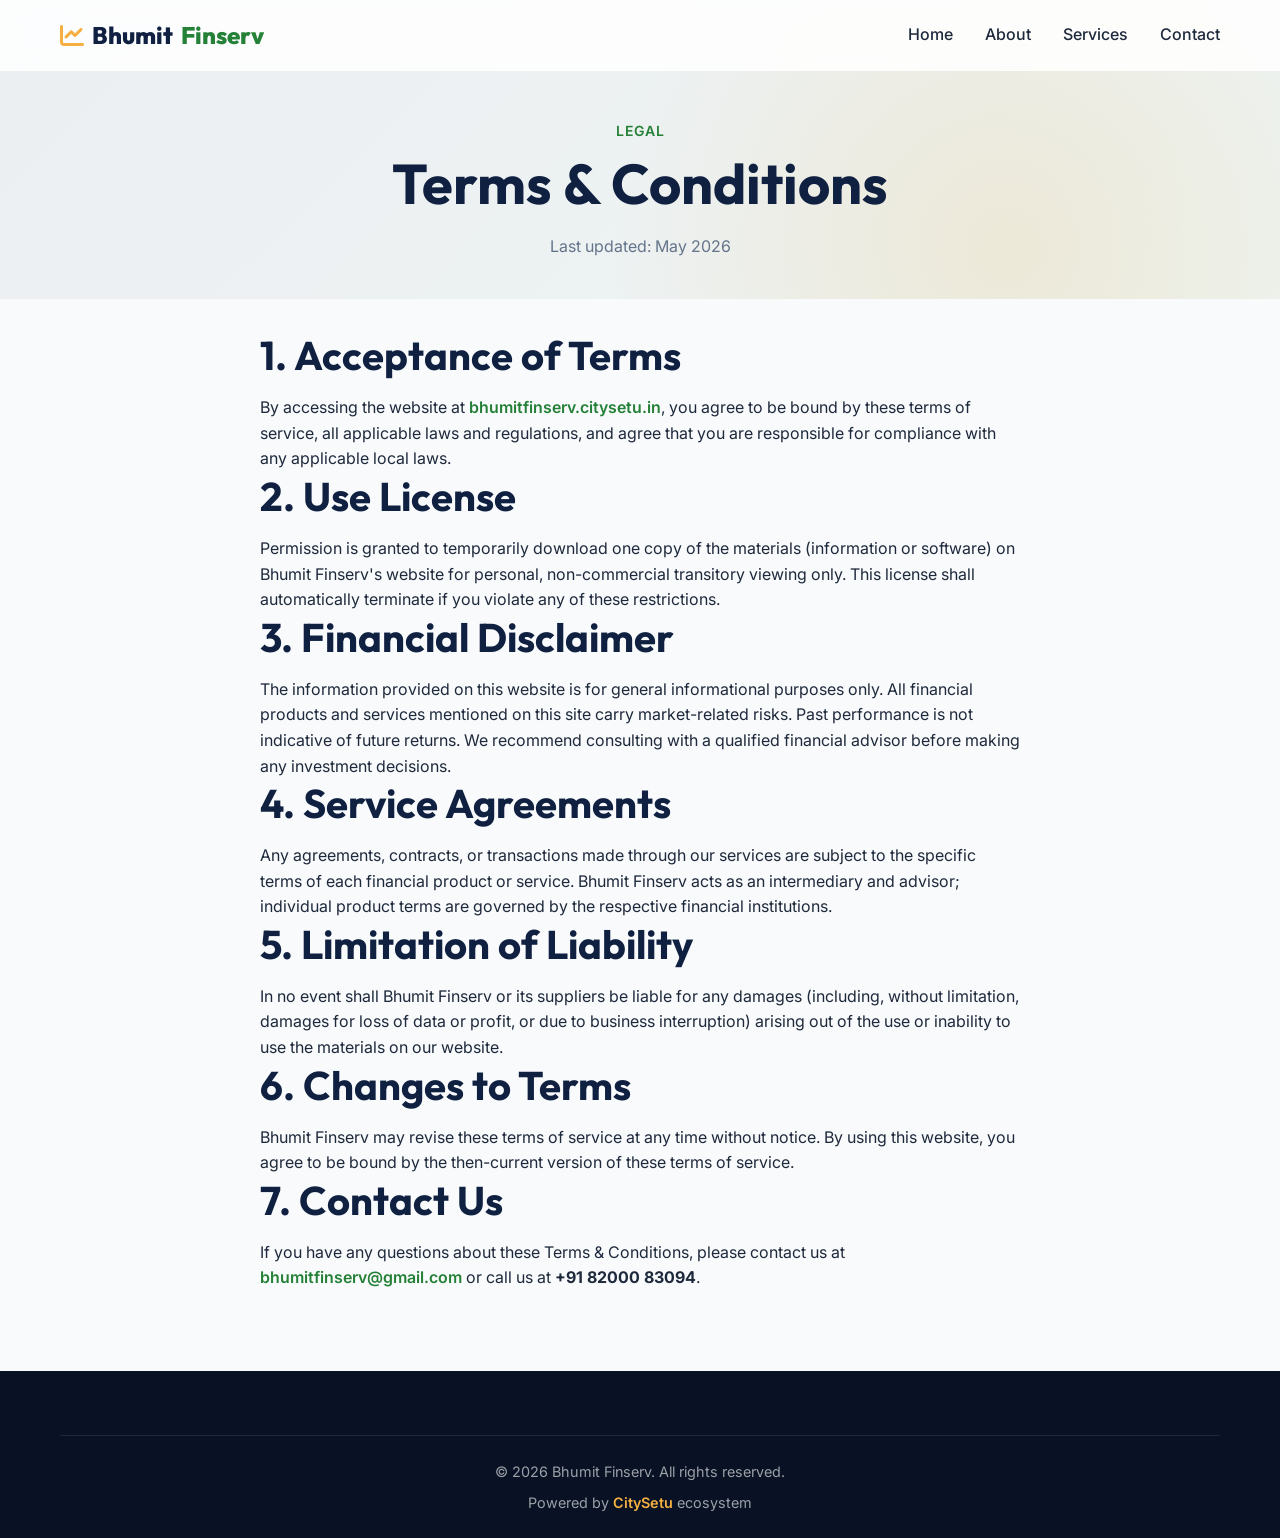
<file: pages/terms-conditions.html>
<!DOCTYPE html>
<html lang="en">
<head>
    <link rel="icon" type="image/jpeg" href="../assets/logo.jpg">
    <meta charset="UTF-8">
    <meta name="viewport" content="width=device-width, initial-scale=1.0">
    <title>Terms & Conditions | Bhumit Finserv</title>
    <meta name="description" content="Read the terms and conditions for using Bhumit Finserv's financial advisory, insurance, and investment services.">
    <link rel="canonical" href="https://bhumitfinserv.citysetu.in/pages/terms-conditions.html">
    <meta property="og:title" content="Terms & Conditions | Bhumit Finserv">
    <meta property="og:description" content="Terms and conditions for using Bhumit Finserv financial services.">
    <meta property="og:url" content="https://bhumitfinserv.citysetu.in/pages/terms-conditions.html">
    <meta property="og:type" content="website">
    <link rel="preconnect" href="https://fonts.googleapis.com">
    <link rel="preconnect" href="https://fonts.gstatic.com" crossorigin>
    <link href="https://fonts.googleapis.com/css2?family=Inter:wght@300;400;500;600;700&family=Outfit:wght@500;600;700;800&display=swap" rel="stylesheet">
    <link rel="stylesheet" href="https://cdnjs.cloudflare.com/ajax/libs/font-awesome/6.4.0/css/all.min.css">
    <link rel="stylesheet" href="../css/style.css">
</head>
<body>
    <nav class="navbar">
        <div class="container">
            <a href="../index.html" class="logo-text">
                <i class="fas fa-chart-line" style="color: var(--accent-gold);"></i>
                Bhumit<span>Finserv</span>
            </a>
            <ul class="nav-links">
                <li><a href="../index.html">Home</a></li>
                <li><a href="about.html">About</a></li>
                <li><a href="services.html">Services</a></li>
                <li><a href="contact.html">Contact</a></li>
            </ul>
            <button class="mobile-menu-btn" aria-label="Toggle menu">
                <i class="fas fa-bars"></i>
            </button>
        </div>
    </nav>

    <div class="hero" style="padding: 120px 0 40px;">
        <div class="container text-center">
            <span class="section-subtitle">Legal</span>
            <h1>Terms &amp; Conditions</h1>
            <p style="color: var(--text-muted); max-width: 600px; margin: 1rem auto 0;">Last updated: May 2026</p>
        </div>
    </div>

    <section style="padding: 2rem 0 5rem;">
        <div class="container" style="max-width: 800px;">
            <h2>1. Acceptance of Terms</h2>
            <p>By accessing the website at <a href="https://bhumitfinserv.citysetu.in" style="color: var(--accent-green); font-weight: 600;">bhumitfinserv.citysetu.in</a>, you agree to be bound by these terms of service, all applicable laws and regulations, and agree that you are responsible for compliance with any applicable local laws.</p>

            <h2>2. Use License</h2>
            <p>Permission is granted to temporarily download one copy of the materials (information or software) on Bhumit Finserv's website for personal, non-commercial transitory viewing only. This license shall automatically terminate if you violate any of these restrictions.</p>

            <h2>3. Financial Disclaimer</h2>
            <p>The information provided on this website is for general informational purposes only. All financial products and services mentioned on this site carry market-related risks. Past performance is not indicative of future returns. We recommend consulting with a qualified financial advisor before making any investment decisions.</p>

            <h2>4. Service Agreements</h2>
            <p>Any agreements, contracts, or transactions made through our services are subject to the specific terms of each financial product or service. Bhumit Finserv acts as an intermediary and advisor; individual product terms are governed by the respective financial institutions.</p>

            <h2>5. Limitation of Liability</h2>
            <p>In no event shall Bhumit Finserv or its suppliers be liable for any damages (including, without limitation, damages for loss of data or profit, or due to business interruption) arising out of the use or inability to use the materials on our website.</p>

            <h2>6. Changes to Terms</h2>
            <p>Bhumit Finserv may revise these terms of service at any time without notice. By using this website, you agree to be bound by the then-current version of these terms of service.</p>

            <h2>7. Contact Us</h2>
            <p>If you have any questions about these Terms & Conditions, please contact us at <a href="mailto:bhumitfinserv@gmail.com" style="color: var(--accent-green); font-weight: 600;">bhumitfinserv@gmail.com</a> or call us at <strong>+91 82000 83094</strong>.</p>
        </div>
    </section>

    <footer>
        <div class="container">
            <div class="footer-bottom">
                <p>&copy; 2026 Bhumit Finserv. All rights reserved.</p>
                <p>Powered by <a href="https://citysetu.in" target="_blank" class="powered-by">CitySetu</a> ecosystem</p>
            </div>
        </div>
    </footer>

    <script src="../js/main.js"></script>
</body>
</html>
</file>
<file: css/style.css>
:root {
  --primary-blue: #0f2041; /* Dark Blue */
  --secondary-blue: #1a365d;
  --accent-green: #258137; /* Green */
  --accent-green-hover: #1e6b2c;
  --accent-gold: #f5b041; /* Yellow/Gold */
  --accent-gold-hover: #d49839;
  --text-dark: #1e293b;
  --text-muted: #64748b;
  --bg-light: #f8fafc;
  --bg-white: #ffffff;
  --glass-bg: rgba(255, 255, 255, 0.85);
  --glass-border: rgba(255, 255, 255, 0.18);
  --shadow-sm: 0 4px 6px -1px rgba(0, 0, 0, 0.05);
  --shadow-md: 0 10px 15px -3px rgba(0, 0, 0, 0.08);
  --shadow-lg: 0 20px 25px -5px rgba(0, 0, 0, 0.1);
  --border-radius: 12px;
  --border-radius-lg: 20px;
  --transition: all 0.3s cubic-bezier(0.4, 0, 0.2, 1);
  --container-width: 1200px;
}

* {
  margin: 0;
  padding: 0;
  box-sizing: border-box;
}

body {
  font-family: 'Inter', sans-serif;
  color: var(--text-dark);
  background-color: var(--bg-light);
  line-height: 1.6;
  overflow-x: hidden;
}

a {
  text-decoration: none;
  color: inherit;
}

ul {
  list-style: none;
}

.container {
  max-width: var(--container-width);
  margin: 0 auto;
  padding: 0 20px;
}

/* Typography */
h1, h2, h3, h4, h5, h6 {
  font-family: 'Outfit', sans-serif;
  font-weight: 700;
  line-height: 1.2;
  color: var(--primary-blue);
}

h1 { font-size: 3.5rem; }
h2 { font-size: 2.5rem; margin-bottom: 1rem; }
h3 { font-size: 1.75rem; }

.section-subtitle {
  color: var(--accent-green);
  font-weight: 600;
  text-transform: uppercase;
  letter-spacing: 1px;
  font-size: 0.875rem;
  margin-bottom: 0.5rem;
  display: block;
}

.text-center { text-align: center; }
.mb-1 { margin-bottom: 1rem; }
.mb-2 { margin-bottom: 2rem; }
.mb-3 { margin-bottom: 3rem; }
.mb-4 { margin-bottom: 4rem; }

/* Buttons */
.btn {
  display: inline-flex;
  align-items: center;
  justify-content: center;
  padding: 0.75rem 1.5rem;
  border-radius: 8px;
  font-weight: 600;
  transition: var(--transition);
  cursor: pointer;
  border: none;
  font-family: 'Inter', sans-serif;
}

.btn-primary {
  background-color: var(--primary-blue);
  color: var(--bg-white);
}

.btn-primary:hover {
  background-color: var(--secondary-blue);
  transform: translateY(-2px);
  box-shadow: var(--shadow-md);
}

.btn-accent {
  background-color: var(--accent-gold);
  color: var(--text-dark);
}

.btn-accent:hover {
  background-color: var(--accent-gold-hover);
  transform: translateY(-2px);
  box-shadow: var(--shadow-md);
}

.btn-green {
  background-color: var(--accent-green);
  color: var(--bg-white);
}

.btn-green:hover {
  background-color: var(--accent-green-hover);
  transform: translateY(-2px);
  box-shadow: var(--shadow-md);
}

.btn-outline {
  background-color: transparent;
  border: 2px solid var(--primary-blue);
  color: var(--primary-blue);
}

.btn-outline:hover {
  background-color: var(--primary-blue);
  color: var(--bg-white);
}

/* Navbar */
.navbar {
  position: fixed;
  top: 0;
  left: 0;
  width: 100%;
  z-index: 1000;
  background: var(--glass-bg);
  backdrop-filter: blur(10px);
  -webkit-backdrop-filter: blur(10px);
  border-bottom: 1px solid var(--glass-border);
  transition: var(--transition);
  padding: 1rem 0;
}

.navbar.scrolled {
  padding: 0.75rem 0;
  box-shadow: var(--shadow-sm);
}

.navbar .container {
  display: flex;
  justify-content: space-between;
  align-items: center;
}

.logo-text {
  font-family: 'Outfit', sans-serif;
  font-size: 1.5rem;
  font-weight: 800;
  color: var(--primary-blue);
  display: flex;
  align-items: center;
  gap: 0.5rem;
}

.logo-text span {
  color: var(--accent-green);
}

.nav-links {
  display: flex;
  gap: 2rem;
  align-items: center;
}

.nav-links a {
  font-weight: 500;
  color: var(--text-dark);
  transition: var(--transition);
  position: relative;
}

.nav-links a:hover {
  color: var(--accent-green);
}

.nav-links a::after {
  content: '';
  position: absolute;
  bottom: -4px;
  left: 0;
  width: 0;
  height: 2px;
  background-color: var(--accent-green);
  transition: var(--transition);
}

.nav-links a:hover::after {
  width: 100%;
}

.mobile-menu-btn {
  display: none;
  background: none;
  border: none;
  font-size: 1.5rem;
  cursor: pointer;
  color: var(--primary-blue);
}

/* Hero Section */
.hero {
  padding: 160px 0 100px;
  background: linear-gradient(135deg, rgba(15, 32, 65, 0.05) 0%, rgba(37, 129, 55, 0.05) 100%);
  position: relative;
  overflow: hidden;
}

.hero::before {
  content: '';
  position: absolute;
  top: -50%;
  right: -10%;
  width: 800px;
  height: 800px;
  background: radial-gradient(circle, rgba(245, 176, 65, 0.15) 0%, rgba(255,255,255,0) 70%);
  border-radius: 50%;
  z-index: -1;
}

.hero-content {
  display: flex;
  align-items: center;
  gap: 4rem;
}

.hero-text {
  flex: 1;
}

.hero-text h1 {
  margin-bottom: 1.5rem;
  color: var(--primary-blue);
}

.hero-text h1 span {
  color: var(--accent-green);
}

.hero-text p {
  font-size: 1.125rem;
  color: var(--text-muted);
  margin-bottom: 2rem;
  max-width: 500px;
}

.hero-btns {
  display: flex;
  gap: 1rem;
}

.hero-image {
  flex: 1;
  position: relative;
}

.hero-image img {
  width: 100%;
  max-width: 600px;
  border-radius: var(--border-radius-lg);
  box-shadow: var(--shadow-lg);
  display: block;
}

/* Sections */
section {
  padding: 5rem 0;
}

.section-header {
  text-align: center;
  max-width: 700px;
  margin: 0 auto 3.5rem;
}

.section-header p {
  color: var(--text-muted);
  font-size: 1.1rem;
}

/* Cards Grid */
.grid {
  display: grid;
  grid-template-columns: repeat(auto-fit, minmax(300px, 1fr));
  gap: 2rem;
}

/* Service Cards */
.service-card {
  background: var(--bg-white);
  padding: 2.5rem;
  border-radius: var(--border-radius);
  box-shadow: var(--shadow-sm);
  transition: var(--transition);
  border: 1px solid rgba(0,0,0,0.03);
  position: relative;
  overflow: hidden;
  z-index: 1;
}

.service-card::before {
  content: '';
  position: absolute;
  top: 0;
  left: 0;
  width: 100%;
  height: 4px;
  background: linear-gradient(90deg, var(--primary-blue), var(--accent-green));
  transform: scaleX(0);
  transform-origin: left;
  transition: transform 0.4s ease;
  z-index: -1;
}

.service-card:hover {
  transform: translateY(-5px);
  box-shadow: var(--shadow-md);
}

.service-card:hover::before {
  transform: scaleX(1);
}

.service-icon {
  width: 60px;
  height: 60px;
  background: rgba(37, 129, 55, 0.1);
  color: var(--accent-green);
  border-radius: 12px;
  display: flex;
  align-items: center;
  justify-content: center;
  font-size: 1.75rem;
  margin-bottom: 1.5rem;
  transition: var(--transition);
}

.service-card:hover .service-icon {
  background: var(--accent-green);
  color: var(--bg-white);
}

.service-card h3 {
  margin-bottom: 1rem;
  font-size: 1.25rem;
}

.service-card p {
  color: var(--text-muted);
  margin-bottom: 1.5rem;
}

.service-link {
  color: var(--primary-blue);
  font-weight: 600;
  display: inline-flex;
  align-items: center;
  gap: 0.5rem;
}

.service-link i {
  transition: transform 0.3s ease;
}

.service-link:hover i {
  transform: translateX(5px);
}

/* Features/Why Us */
.features-section {
  background-color: var(--primary-blue);
  color: var(--bg-white);
}

.features-section .section-subtitle {
  color: var(--accent-gold);
}

.features-section h2 {
  color: var(--bg-white);
}

.features-section p {
  color: rgba(255,255,255,0.8);
}

.feature-grid {
  display: grid;
  grid-template-columns: repeat(auto-fit, minmax(250px, 1fr));
  gap: 2rem;
}

.feature-item {
  display: flex;
  align-items: flex-start;
  gap: 1rem;
}

.feature-icon {
  font-size: 2rem;
  color: var(--accent-gold);
}

.feature-text h4 {
  color: var(--bg-white);
  margin-bottom: 0.5rem;
}

.feature-text p {
  font-size: 0.9rem;
  margin-bottom: 0;
}

/* Financial Tools */
.tools-card {
  background: var(--bg-white);
  padding: 2rem;
  border-radius: var(--border-radius);
  text-align: center;
  box-shadow: var(--shadow-sm);
  transition: var(--transition);
  border: 1px solid rgba(0,0,0,0.05);
  display: flex;
  flex-direction: column;
  align-items: center;
}

.tools-card:hover {
  box-shadow: var(--shadow-md);
  border-color: var(--accent-green);
}

.tools-icon {
  font-size: 2.5rem;
  color: var(--primary-blue);
  margin-bottom: 1rem;
}

/* Testimonials */
.testimonial-card {
  background: var(--bg-white);
  padding: 2rem;
  border-radius: var(--border-radius);
  box-shadow: var(--shadow-sm);
  position: relative;
}

.quote-icon {
  position: absolute;
  top: 1.5rem;
  right: 1.5rem;
  font-size: 2rem;
  color: rgba(37, 129, 55, 0.1);
}

.testimonial-text {
  font-style: italic;
  color: var(--text-muted);
  margin-bottom: 1.5rem;
}

.client-info {
  display: flex;
  align-items: center;
  gap: 1rem;
}

.client-img {
  width: 50px;
  height: 50px;
  border-radius: 50%;
  object-fit: cover;
  background: var(--bg-light);
}

.client-name h4 {
  font-size: 1rem;
  margin-bottom: 0.2rem;
}

.client-name span {
  font-size: 0.8rem;
  color: var(--text-muted);
}

/* FAQs */
.faq-container {
  max-width: 800px;
  margin: 0 auto;
}

.faq-item {
  background: var(--bg-white);
  border-radius: var(--border-radius);
  margin-bottom: 1rem;
  box-shadow: var(--shadow-sm);
  overflow: hidden;
}

.faq-question {
  padding: 1.5rem;
  display: flex;
  justify-content: space-between;
  align-items: center;
  cursor: pointer;
  font-weight: 600;
  color: var(--primary-blue);
}

.faq-question i {
  transition: transform 0.3s ease;
}

.faq-answer {
  padding: 0 1.5rem;
  max-height: 0;
  overflow: hidden;
  transition: all 0.3s ease;
  color: var(--text-muted);
}

.faq-item.active .faq-question i {
  transform: rotate(180deg);
}

.faq-item.active .faq-answer {
  padding: 0 1.5rem 1.5rem;
  max-height: 500px; /* arbitrary max-height for animation */
}

/* Contact Section */
.contact-grid {
  display: grid;
  grid-template-columns: 1fr 1.5fr;
  gap: 4rem;
}

.contact-info {
  background: var(--primary-blue);
  color: var(--bg-white);
  padding: 3rem;
  border-radius: var(--border-radius-lg);
}

.contact-info h3 {
  color: var(--bg-white);
  margin-bottom: 1.5rem;
}

.contact-info p {
  color: rgba(255,255,255,0.8);
  margin-bottom: 2rem;
}

.info-item {
  display: flex;
  align-items: center;
  gap: 1rem;
  margin-bottom: 1.5rem;
}

.info-icon {
  width: 40px;
  height: 40px;
  background: rgba(255,255,255,0.1);
  border-radius: 50%;
  display: flex;
  align-items: center;
  justify-content: center;
  color: var(--accent-gold);
}

.contact-form {
  background: var(--bg-white);
  padding: 3rem;
  border-radius: var(--border-radius-lg);
  box-shadow: var(--shadow-md);
}

.form-group {
  margin-bottom: 1.5rem;
}

.form-group label {
  display: block;
  margin-bottom: 0.5rem;
  font-weight: 500;
  color: var(--primary-blue);
}

.form-control {
  width: 100%;
  padding: 0.75rem 1rem;
  border: 1px solid #e2e8f0;
  border-radius: 8px;
  font-family: inherit;
  transition: var(--transition);
}

.form-control:focus {
  outline: none;
  border-color: var(--accent-green);
  box-shadow: 0 0 0 3px rgba(37, 129, 55, 0.1);
}

textarea.form-control {
  resize: vertical;
  min-height: 120px;
}

/* Footer */
footer {
  background-color: #081224; /* Darker Blue */
  color: var(--bg-white);
  padding: 4rem 0 0;
}

.footer-grid {
  display: grid;
  grid-template-columns: 2fr 1fr 1fr 1fr;
  gap: 3rem;
  margin-bottom: 3rem;
}

.footer-about p {
  color: rgba(255,255,255,0.7);
  margin-top: 1rem;
}

.footer-social {
  display: flex;
  gap: 1rem;
  margin-top: 1.5rem;
}

.footer-social a {
  width: 36px;
  height: 36px;
  background: rgba(255,255,255,0.1);
  border-radius: 50%;
  display: flex;
  align-items: center;
  justify-content: center;
  transition: var(--transition);
}

.footer-social a:hover {
  background: var(--accent-gold);
  color: var(--text-dark);
}

.footer-links h4 {
  color: var(--bg-white);
  margin-bottom: 1.5rem;
}

.footer-links ul li {
  margin-bottom: 0.75rem;
}

.footer-links ul li a {
  color: rgba(255,255,255,0.7);
  transition: var(--transition);
}

.footer-links ul li a:hover {
  color: var(--accent-green);
  padding-left: 5px;
}

.footer-bottom {
  text-align: center;
  padding: 1.5rem 0;
  border-top: 1px solid rgba(255,255,255,0.1);
  color: rgba(255,255,255,0.6);
  font-size: 0.9rem;
  display: flex;
  flex-direction: column;
  align-items: center;
  gap: 0.5rem;
}

.footer-bottom a {
  color: var(--accent-gold);
}

.powered-by {
  font-weight: 600;
}

/* Floating WhatsApp */
.whatsapp-float {
  position: fixed;
  bottom: 30px;
  right: 30px;
  width: 60px;
  height: 60px;
  background-color: #25d366;
  color: #FFF;
  border-radius: 50%;
  text-align: center;
  font-size: 30px;
  box-shadow: 2px 2px 10px rgba(0,0,0,0.15);
  z-index: 100;
  display: flex;
  align-items: center;
  justify-content: center;
  transition: var(--transition);
  animation: bounce 2s infinite;
}

.whatsapp-float:hover {
  transform: scale(1.1);
  background-color: #128C7E;
}

@keyframes bounce {
  0%, 20%, 50%, 80%, 100% { transform: translateY(0); }
  40% { transform: translateY(-10px); }
  60% { transform: translateY(-5px); }
}

/* Animations */
.fade-in-up {
  opacity: 0;
  transform: translateY(30px);
  transition: opacity 0.8s ease, transform 0.8s ease;
}

.fade-in-up.visible {
  opacity: 1;
  transform: translateY(0);
}

/* Responsive */
@media (max-width: 992px) {
  h1 { font-size: 2.5rem; }
  .hero-content { flex-direction: column; text-align: center; padding-top: 2rem;}
  .hero-text p { margin: 0 auto 2rem; }
  .hero-btns { justify-content: center; }
  .contact-grid { grid-template-columns: 1fr; }
  .footer-grid { grid-template-columns: 1fr 1fr; }
}

@media (max-width: 768px) {
  .nav-links {
    position: absolute;
    top: 100%;
    left: 0;
    width: 100%;
    background: var(--bg-white);
    flex-direction: column;
    padding: 2rem 0;
    box-shadow: var(--shadow-md);
    clip-path: polygon(0 0, 100% 0, 100% 0, 0 0);
    transition: all 0.4s ease;
  }
  
  .nav-links.active {
    clip-path: polygon(0 0, 100% 0, 100% 100%, 0% 100%);
  }

  .nav-links .btn {
    margin-top: 1rem;
  }

  .mobile-menu-btn { display: block; }
  
  .footer-grid { grid-template-columns: 1fr; }
  
  .hero { padding: 120px 0 60px; }
}
</file>
